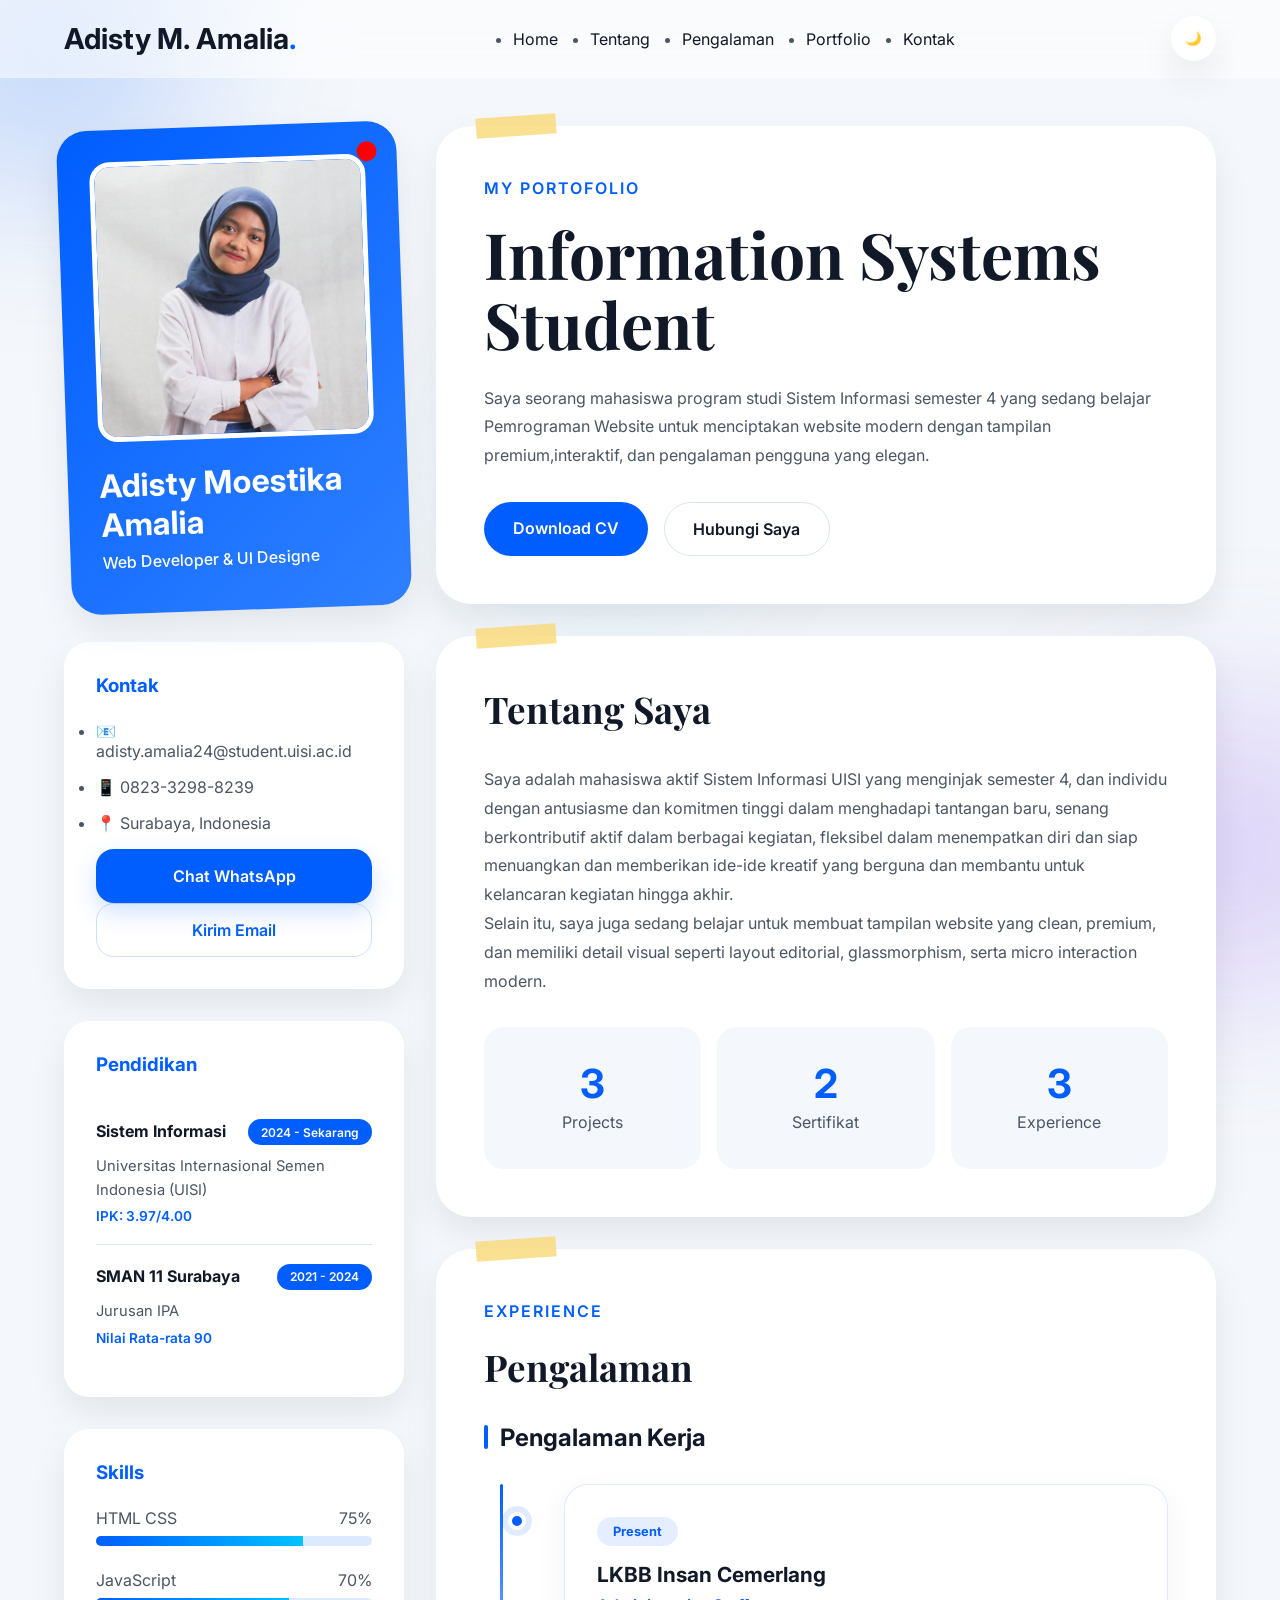
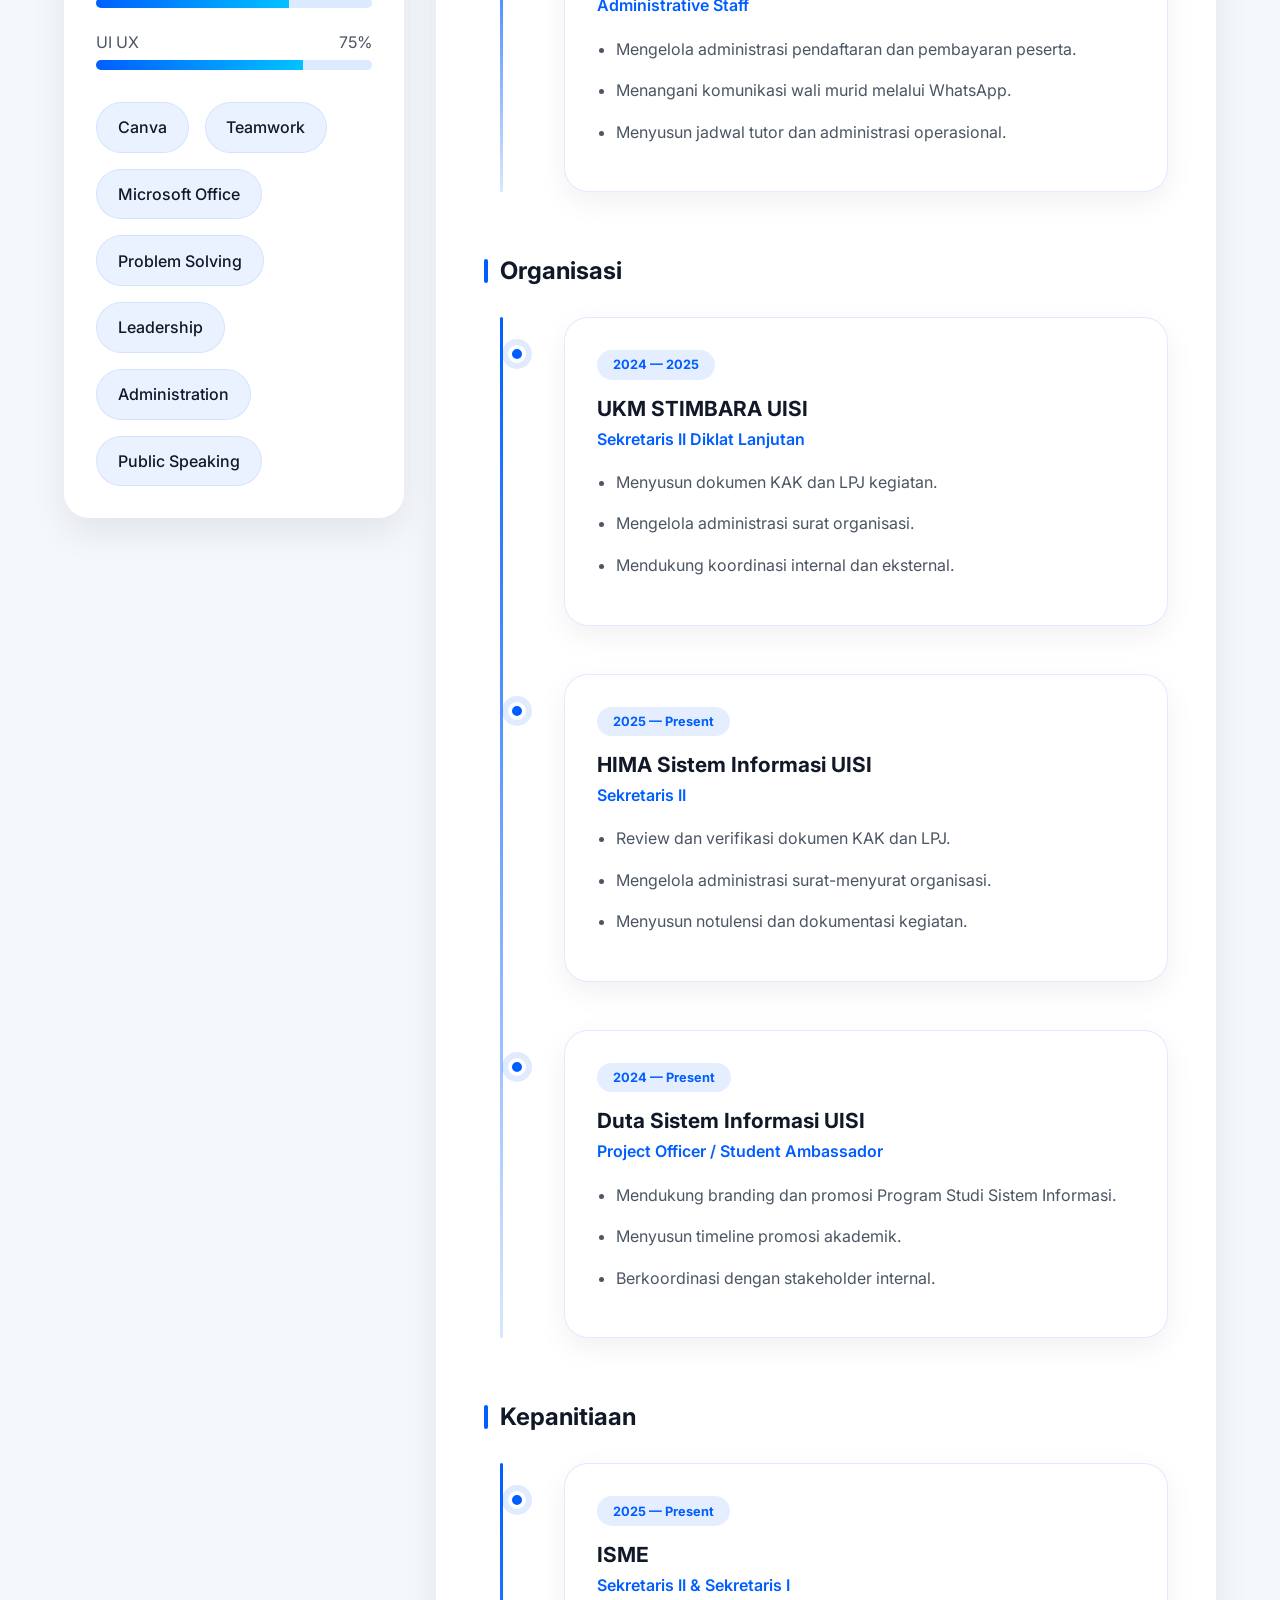
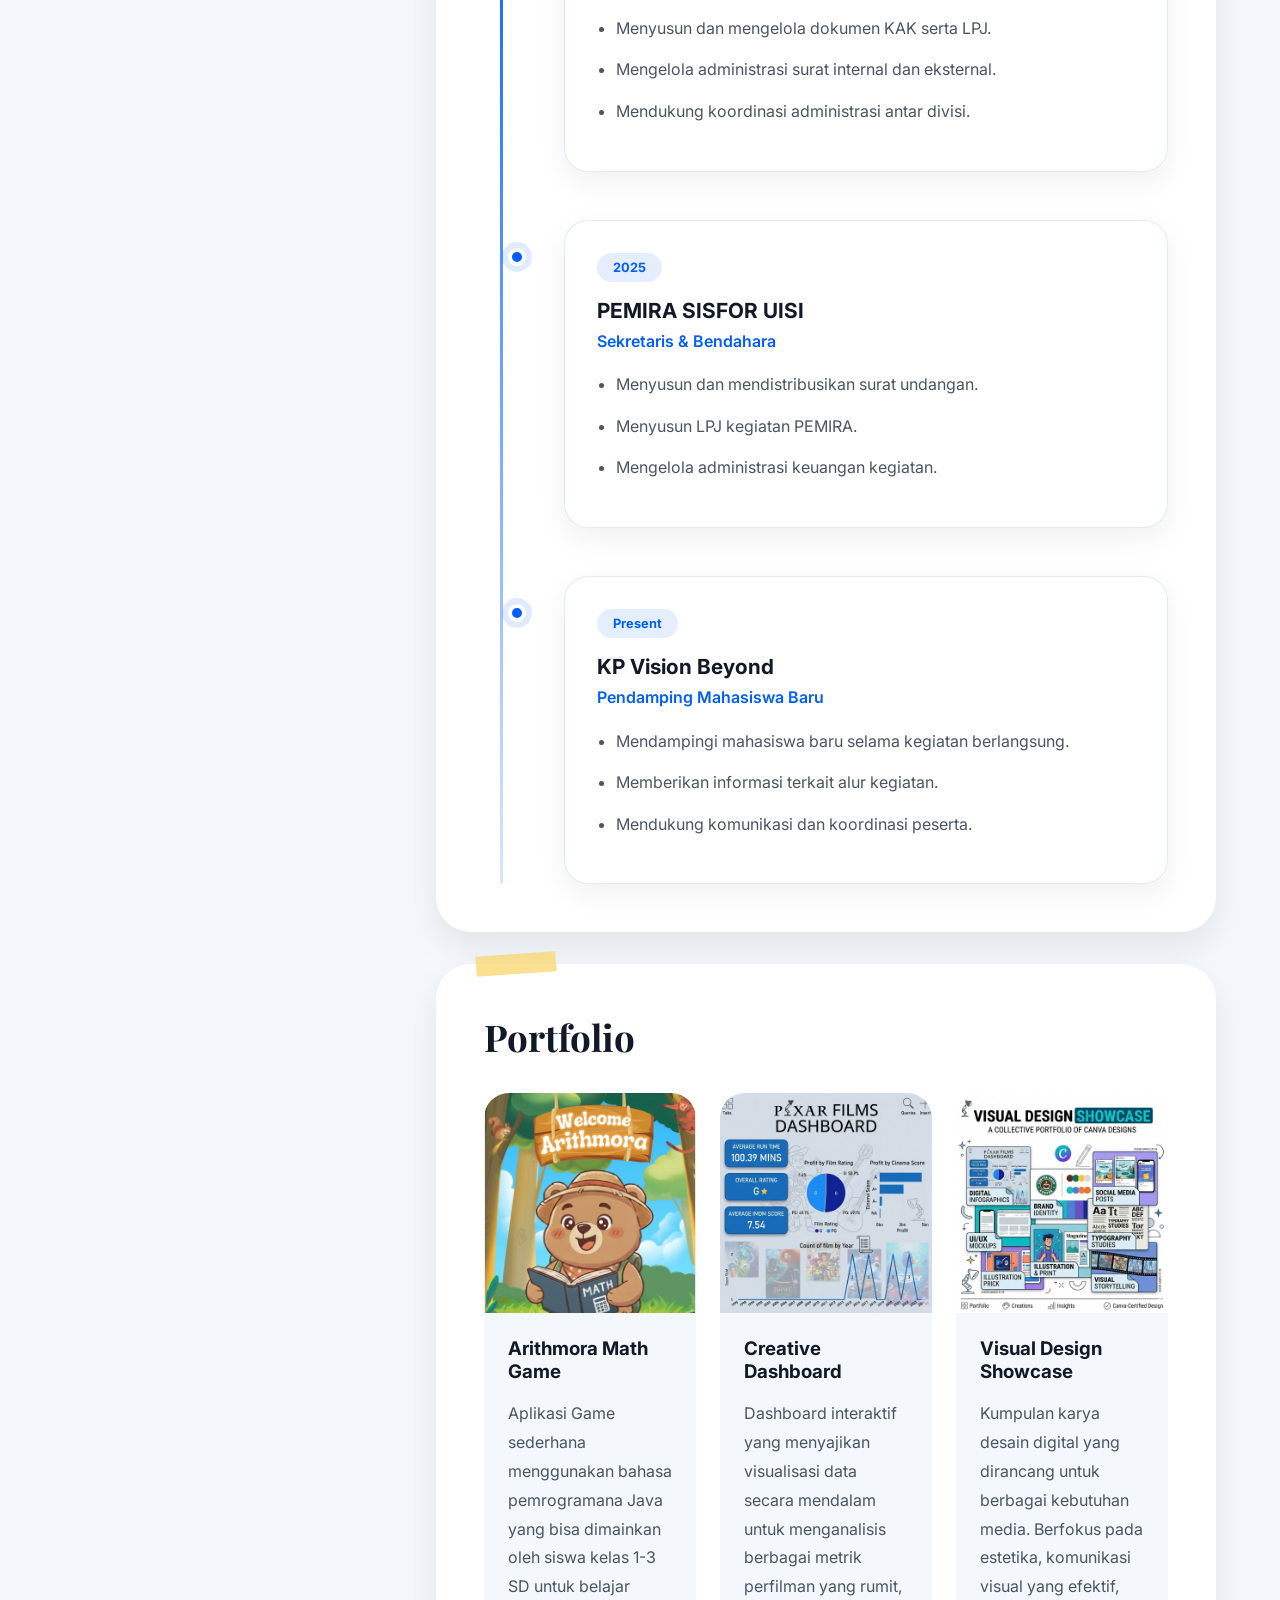
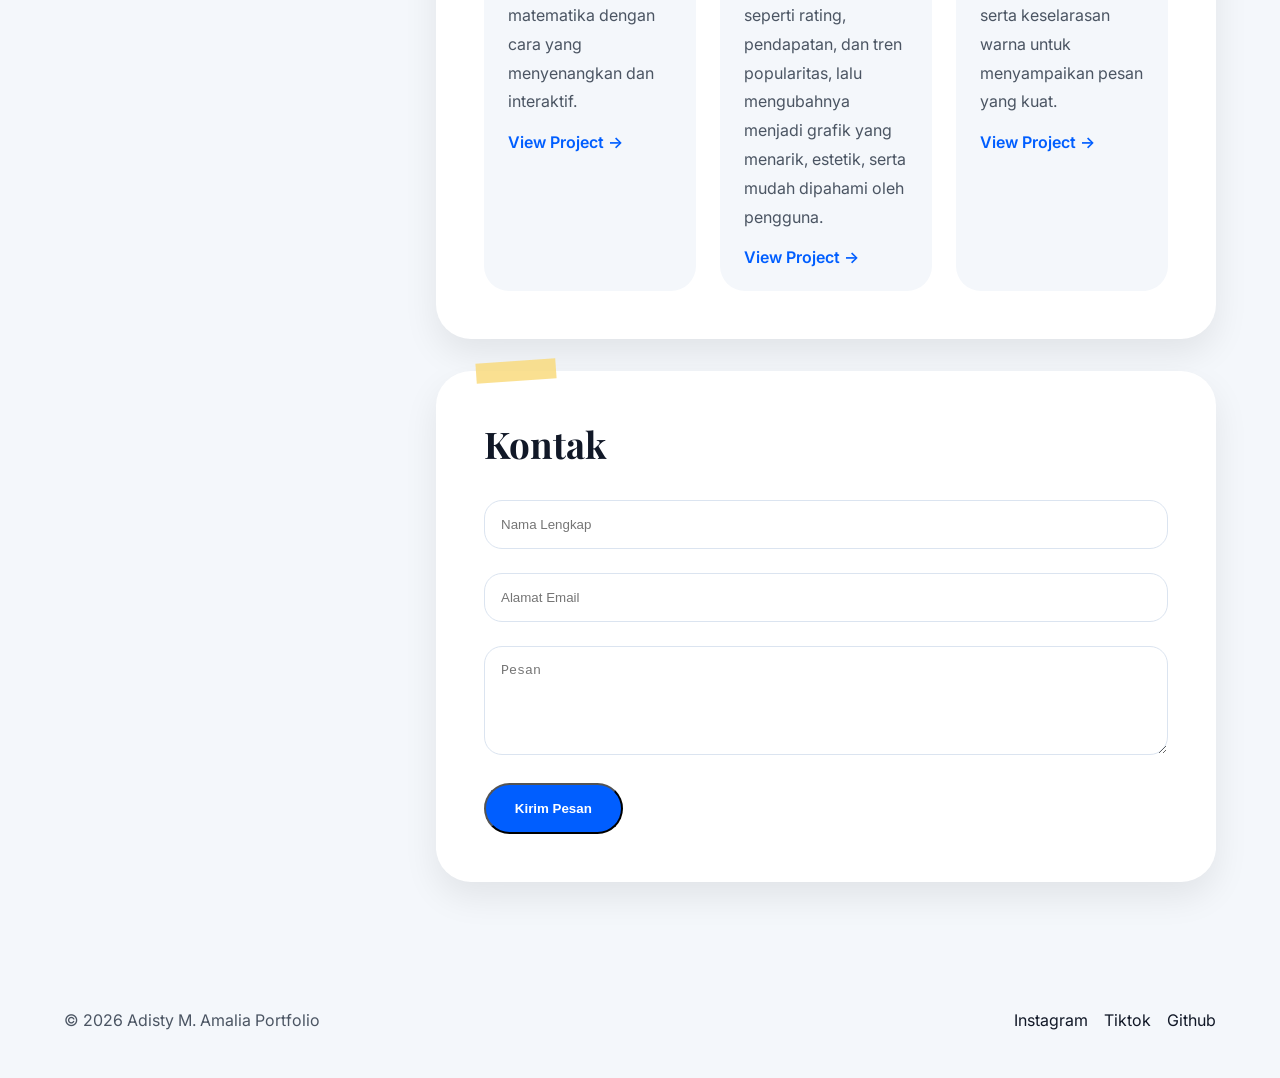
<file: index.html>
<!DOCTYPE html>
<html lang="id" data-theme="light">

<head>
  <meta charset="UTF-8">
  <meta name="viewport" content="width=device-width, initial-scale=1.0">

  <title>MY PORTOFOLIO</title>

  <!-- Google Fonts -->
  <link rel="preconnect" href="https://fonts.googleapis.com">
  <link rel="preconnect" href="https://fonts.gstatic.com" crossorigin>

  <link href="https://fonts.googleapis.com/css2?family=Inter:wght@300;400;500;600;700&family=Playfair+Display:wght@700&display=swap" rel="stylesheet">

  <link rel="stylesheet" href="style.css">
</head>

<body>

  <!-- ================= DECORATIONS ================= -->

  <div class="shape shape-1"></div>
  <div class="shape shape-2"></div>
  <div class="shape shape-3"></div>

  <!-- ================= HEADER ================= -->

  <header class="header" id="header">

    <nav class="navbar container">

      <a href="#" class="logo">
        Adisty M. Amalia<span>.</span>
      </a>

      <ul class="nav-menu" id="navMenu">
        <li><a href="#home">Home</a></li>
        <li><a href="#about">Tentang</a></li>
        <li><a href="#experience">Pengalaman</a></li>
        <li><a href="#portfolio">Portfolio</a></li>
        <li><a href="#contact">Kontak</a></li>
      </ul>

      <div class="nav-right">

        <!-- Dark Mode -->
        <button class="theme-toggle" id="themeToggle">
          🌙
        </button>

        <!-- Hamburger -->
        <button class="hamburger" id="hamburger">
          <span></span>
          <span></span>
          <span></span>
        </button>

      </div>

    </nav>

  </header>

  <!-- ================= MAIN ================= -->

  <main class="main-layout container">

    <!-- ================= SIDEBAR ================= -->

    <aside class="sidebar reveal">

      <!-- ID CARD -->
      <section class="id-card">

        <div class="pin"></div>

        <img src="Assets/Images/foto profil Adisty.jpeg"
          alt="Profile">

        <h2>Adisty Moestika Amalia</h2>

        <!-- Typing Animation -->
        <p class="typing-text" id="typingText"></p>

      </section>

      <!-- CONTACT -->
      <section class="sidebar-box">

        <h3>Kontak</h3>

        <ul>
          <li>📧 adisty.amalia24@student.uisi.ac.id</li>
          <li>📱 0823-3298-8239</li>
          <li>📍 Surabaya, Indonesia</li>
        </ul>
        <!-- WhatsApp Button -->
        <a
            href="https://wa.me/6282332988239"
            target="_blank"
            class="wa-button"
        >
        Chat WhatsApp
        </a>

        <!-- Email Button -->
        <a
            href="mailto:adisty.amalia24@student.uisi.ac.id"
            class="email-button"
        >
        Kirim Email
        </a>
      </section>

      <!-- EDUCATION -->
      <section class="sidebar-box">

       <h3 class="sidebar-tittle">
        Pendidikan
        </h3>

        <article class="education-item">
            <div class="education-top">

                <h4>Sistem Informasi</h4>
                <span class="education-year"> 2024 - Sekarang</span>
            </div>

            <p class="education-campus">
                Universitas Internasional Semen Indonesia (UISI)
            </p>

            <p class="education-score">
                IPK: 3.97/4.00
            </p>

        </article>

        <article class="education-item">
            <div class="education-top">

                <h4>SMAN 11 Surabaya </h4>
                <span class="education-year"> 2021 - 2024</span>
            </div>

            <p class="education-campus">
                Jurusan IPA
            </p>

            <p class="education-score">
                Nilai Rata-rata 90
            </p>
        </article>
      </section>

      <!-- SKILLS -->
      <section class="sidebar-box">

        <h3>Skills</h3>

        <div class="skills">

          <div class="skill">
            <div class="skill-title">
              <span>HTML CSS</span>
              <span>75%</span>
            </div>

            <div class="progress-bar">
              <div class="progress-fill" data-width="75%"></div>
            </div>
          </div>

          <div class="skill">
            <div class="skill-title">
              <span>JavaScript</span>
              <span>70%</span>
            </div>

            <div class="progress-bar">
              <div class="progress-fill" data-width="70%"></div>
            </div>
          </div>

          <div class="skill">
            <div class="skill-title">
              <span>UI UX</span>
              <span>75%</span>
            </div>

            <div class="progress-bar">
              <div class="progress-fill" data-width="75%"></div>
            </div>
          </div>

        </div>

    <!-- Skill Tags -->
    <div class="skills-tags">
        <span>Canva</span>
        <span>Teamwork</span>
        <span>Microsoft Office</span>
        <span>Problem Solving</span>
        <span>Leadership</span>
        <span>Administration</span>
        <span>Public Speaking</span>

    </div>

      </section>

    </aside>

    <!-- ================= CONTENT ================= -->

    <section class="content">

      <!-- HERO -->
      <section class="hero paper reveal" id="home">

        <p class="small-title">
          MY PORTOFOLIO
        </p>

        <h1>
          Information Systems Student <br>
        </h1>

        <p class="hero-desc">
          Saya seorang mahasiswa program studi Sistem Informasi semester 4 
          yang sedang belajar Pemrograman Website untuk menciptakan website 
          modern dengan tampilan premium,interaktif, dan pengalaman pengguna yang elegan.
        </p>

        <div class="hero-buttons">

          <a href="Assets/file-pdf/CV ADISTY MOESTIKA AMALIA (3).pdf" class="btn primary-btn" download>
            Download CV
          </a>

          <a href="#contact" class="btn secondary-btn">
            Hubungi Saya
          </a>

        </div>

      </section>

      <!-- ABOUT -->
      <section class="paper reveal" id="about">

        <div class="section-header">
          <h2>Tentang Saya</h2>
        </div>

        <p>
          Saya adalah mahasiswa aktif Sistem Informasi UISI yang menginjak semester 4, dan individu dengan 
          antusiasme dan komitmen tinggi dalam menghadapi tantangan baru, 
          senang berkontributif aktif dalam berbagai kegiatan, fleksibel dalam menempatkan diri 
          dan siap menuangkan dan memberikan ide-ide kreatif yang berguna dan membantu untuk 
          kelancaran kegiatan hingga akhir. 
        </p>

        <p>
          Selain itu, saya juga sedang belajar untuk membuat tampilan website yang clean,
          premium, dan memiliki detail visual seperti layout editorial,
          glassmorphism, serta micro interaction modern.
        </p>

        <!-- Counter Animation -->
        <div class="stats-grid">

          <div class="stat-card">
            <h3 class="counter" data-target="7">0</h3>
            <p>Projects</p>
          </div>

          <div class="stat-card">
            <h3 class="counter" data-target="5">0</h3>
            <p>Sertifikat</p>
          </div>

          <div class="stat-card">
            <h3 class="counter" data-target="7">0</h3>
            <p>Experience</p>
          </div>

        </div>

      </section>

      <!-- EXPERIENCE -->
<section class="paper reveal" id="experience">

  <div class="section-header">
    <p class="small-title">EXPERIENCE</p>
    <h2>Pengalaman</h2>
  </div>

  <!-- ================= KERJA ================= -->

  <div class="experience-category">

    <h3 class="category-title">
      Pengalaman Kerja
    </h3>

    <div class="timeline">

      <article class="timeline-item">

        <div class="timeline-dot"></div>

        <div class="timeline-content">

          <span class="timeline-year">
            Present
          </span>

          <h3>
            LKBB Insan Cemerlang
          </h3>

          <h4>
            Administrative Staff
          </h4>

          <ul>
            <li>
              Mengelola administrasi pendaftaran dan pembayaran peserta.
            </li>

            <li>
              Menangani komunikasi wali murid melalui WhatsApp.
            </li>

            <li>
              Menyusun jadwal tutor dan administrasi operasional.
            </li>
          </ul>

        </div>

      </article>

    </div>

  </div>

  <!-- ================= ORGANISASI ================= -->

  <div class="experience-category">

    <h3 class="category-title">
      Organisasi
    </h3>

    <div class="timeline">

      <!-- STIMBARA -->
      <article class="timeline-item">

        <div class="timeline-dot"></div>

        <div class="timeline-content">

          <span class="timeline-year">
            2024 — 2025
          </span>

          <h3>
            UKM STIMBARA UISI
          </h3>

          <h4>
            Sekretaris II Diklat Lanjutan
          </h4>

          <ul>
            <li>
              Menyusun dokumen KAK dan LPJ kegiatan.
            </li>

            <li>
              Mengelola administrasi surat organisasi.
            </li>

            <li>
              Mendukung koordinasi internal dan eksternal.
            </li>
          </ul>

        </div>

      </article>

      <!-- HIMA -->
      <article class="timeline-item">

        <div class="timeline-dot"></div>

        <div class="timeline-content">

          <span class="timeline-year">
            2025 — Present
          </span>

          <h3>
            HIMA Sistem Informasi UISI
          </h3>

          <h4>
            Sekretaris II
          </h4>

          <ul>
            <li>
              Review dan verifikasi dokumen KAK dan LPJ.
            </li>

            <li>
              Mengelola administrasi surat-menyurat organisasi.
            </li>

            <li>
              Menyusun notulensi dan dokumentasi kegiatan.
            </li>
          </ul>

        </div>

      </article>

      <!-- DUTA -->
      <article class="timeline-item">

        <div class="timeline-dot"></div>

        <div class="timeline-content">

          <span class="timeline-year">
            2024 — Present
          </span>

          <h3>
            Duta Sistem Informasi UISI
          </h3>

          <h4>
            Project Officer / Student Ambassador
          </h4>

          <ul>
            <li>
              Mendukung branding dan promosi Program Studi Sistem Informasi.
            </li>

            <li>
              Menyusun timeline promosi akademik.
            </li>

            <li>
              Berkoordinasi dengan stakeholder internal.
            </li>
          </ul>

        </div>

      </article>

    </div>

  </div>

  <!-- ================= KEPANITIAAN ================= -->

  <div class="experience-category">

    <h3 class="category-title">
      Kepanitiaan
    </h3>

    <div class="timeline">

      <!-- ISME -->
      <article class="timeline-item">

        <div class="timeline-dot"></div>

        <div class="timeline-content">

          <span class="timeline-year">
            2025 — Present
          </span>

          <h3>
            ISME
          </h3>

          <h4>
            Sekretaris II & Sekretaris I
          </h4>

          <ul>
            <li>
              Menyusun dan mengelola dokumen KAK serta LPJ.
            </li>

            <li>
              Mengelola administrasi surat internal dan eksternal.
            </li>

            <li>
              Mendukung koordinasi administrasi antar divisi.
            </li>
          </ul>

        </div>

      </article>

      <!-- PEMIRA -->
      <article class="timeline-item">

        <div class="timeline-dot"></div>

        <div class="timeline-content">

          <span class="timeline-year">
            2025
          </span>

          <h3>
            PEMIRA SISFOR UISI
          </h3>

          <h4>
            Sekretaris & Bendahara
          </h4>

          <ul>
            <li>
              Menyusun dan mendistribusikan surat undangan.
            </li>

            <li>
              Menyusun LPJ kegiatan PEMIRA.
            </li>

            <li>
              Mengelola administrasi keuangan kegiatan.
            </li>
          </ul>

        </div>

      </article>

      <!-- VISION -->
      <article class="timeline-item">

        <div class="timeline-dot"></div>

        <div class="timeline-content">

          <span class="timeline-year">
            Present
          </span>

          <h3>
            KP Vision Beyond
          </h3>

          <h4>
            Pendamping Mahasiswa Baru
          </h4>

          <ul>
            <li>
              Mendampingi mahasiswa baru selama kegiatan berlangsung.
            </li>

            <li>
              Memberikan informasi terkait alur kegiatan.
            </li>

            <li>
              Mendukung komunikasi dan koordinasi peserta.
            </li>
          </ul>

        </div>

      </article>

    </div>

  </div>

</section>

      <!-- PORTFOLIO -->
      <section class="paper reveal" id="portfolio">

        <div class="section-header">
          <h2>Portfolio</h2>
        </div>

        <div class="portfolio-grid">

          <!-- Hover Card Effect -->
          <article class="project-card">

            <img src="Assets/Images/Arithmora Math Game.png"
              alt="Project">

            <div class="project-content">

              <h3>Arithmora Math Game</h3>

              <p>
                Aplikasi Game sederhana menggunakan bahasa pemrogramana Java 
                yang bisa dimainkan oleh siswa kelas 1-3 SD untuk belajar 
                matematika dengan cara yang menyenangkan dan interaktif.
              </p>

              <a href="https://www.greenfoot.org/users/73018">
                View Project →
              </a>

            </div>

          </article>

          <article class="project-card">

            <img src="Assets/Images/Creative Dashboard.png"
              alt="Project">

            <div class="project-content">

              <h3>Creative Dashboard</h3>

              <p>
                Dashboard interaktif yang menyajikan visualisasi data secara mendalam 
                untuk menganalisis berbagai metrik perfilman yang rumit, seperti rating, pendapatan, 
                dan tren popularitas, lalu mengubahnya menjadi grafik yang menarik, estetik, 
                serta mudah dipahami oleh pengguna.
              </p>

              <a href="https://drive.google.com/drive/folders/1oxD3e7dL9BZPitRhHOv2HoZCeZRJnOlF?usp=sharing">
                View Project →
              </a>

            </div>

          </article>

          <article class="project-card">

            <img src="Assets/Images/Visual Design Showcase.png"
              alt="Project">

            <div class="project-content">

              <h3>Visual Design Showcase</h3>

              <p>
                Kumpulan karya desain digital yang dirancang untuk berbagai kebutuhan media. 
                Berfokus pada estetika, komunikasi visual yang efektif, serta keselarasan warna 
                untuk menyampaikan pesan yang kuat.
              </p>

              <a href="https://drive.google.com/drive/folders/1zEWXjObMfYg-dP5epL32oMb5esps7P0F?usp=sharing">
                View Project →
              </a>

            </div>

          </article>

        </div>

      </section>

      <!-- CONTACT -->
      <section class="paper reveal" id="contact">

        <div class="section-header">
          <h2>Kontak</h2>
        </div>

        <form id="contactForm">

          <div class="form-group">
            <input type="text" id="name" placeholder="Nama Lengkap">
            <small class="error"></small>
          </div>

          <div class="form-group">
            <input type="email" id="email" placeholder="Alamat Email">
            <small class="error"></small>
          </div>

          <div class="form-group">
            <textarea id="message" rows="5" placeholder="Pesan"></textarea>
            <small class="error"></small>
          </div>

          <button type="submit" class="btn primary-btn">
            Kirim Pesan
          </button>

        </form>

      </section>

    </section>

  </main>

  <!-- ================= FOOTER ================= -->

  <footer class="footer">

    <div class="container footer-content">

      <p>
        © 2026 Adisty M. Amalia Portfolio
      </p>

      <div class="footer-links">
        <a href="https://www.instagram.com/distyyamaliaa_/">Instagram</a>
        <a href="https://www.tiktok.com/@bithegyu">Tiktok</a>
        <a href="https://github.com/AmaliaMoestika">Github</a>
      </div>

    </div>

  </footer>

  <script src="script.js"></script>

</body>

</html>
</file>
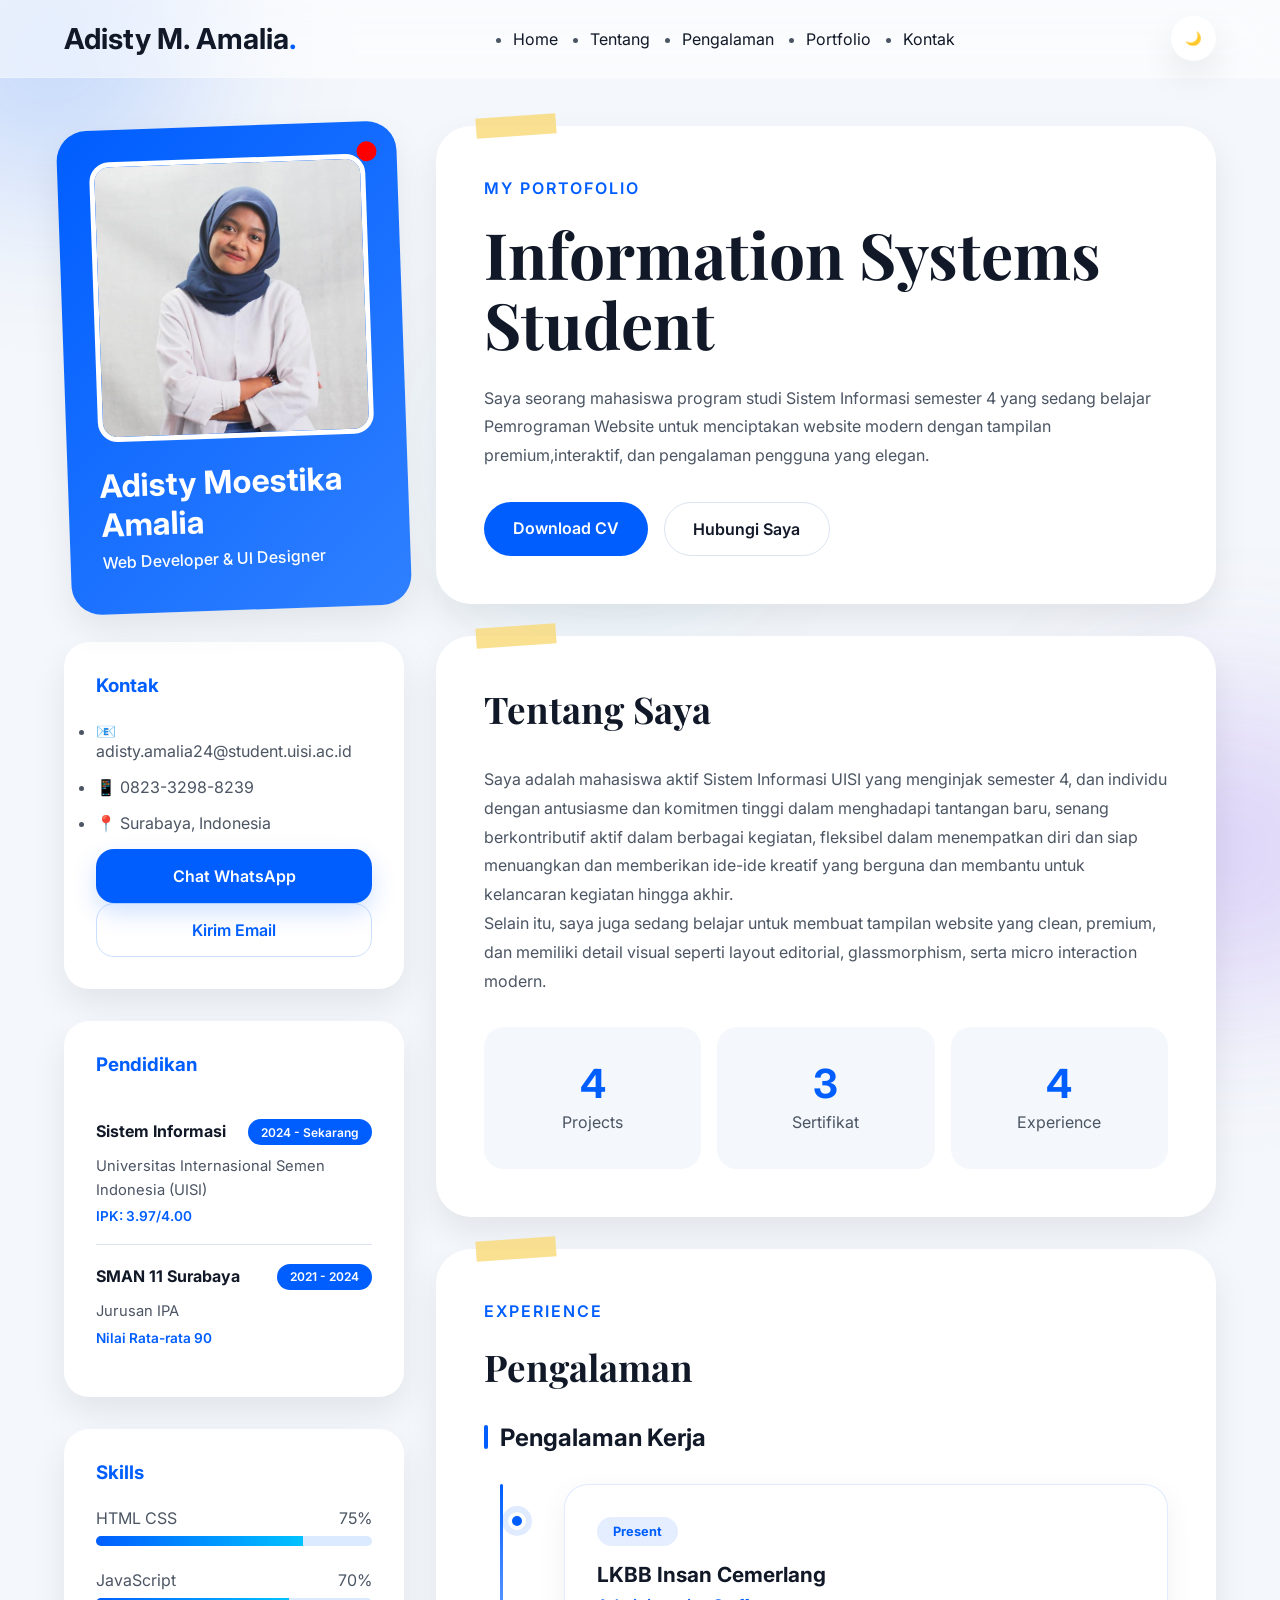
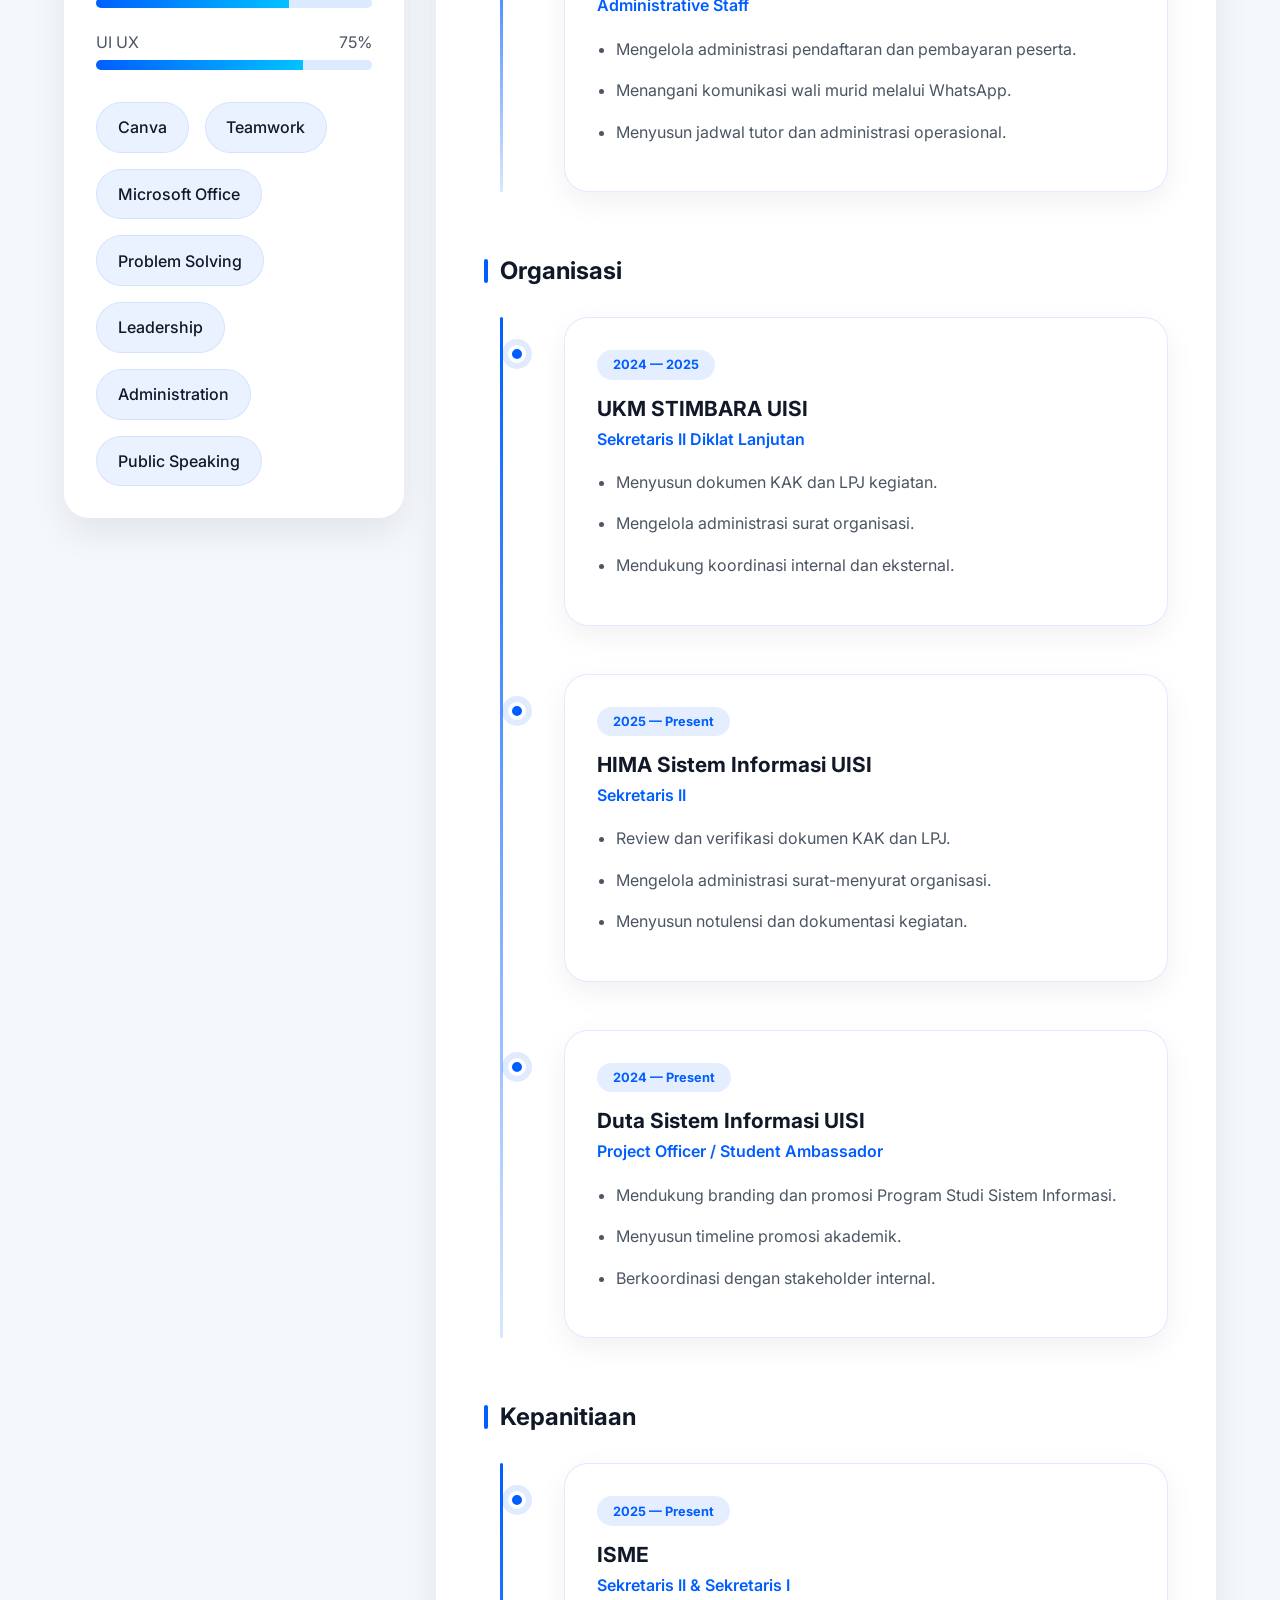
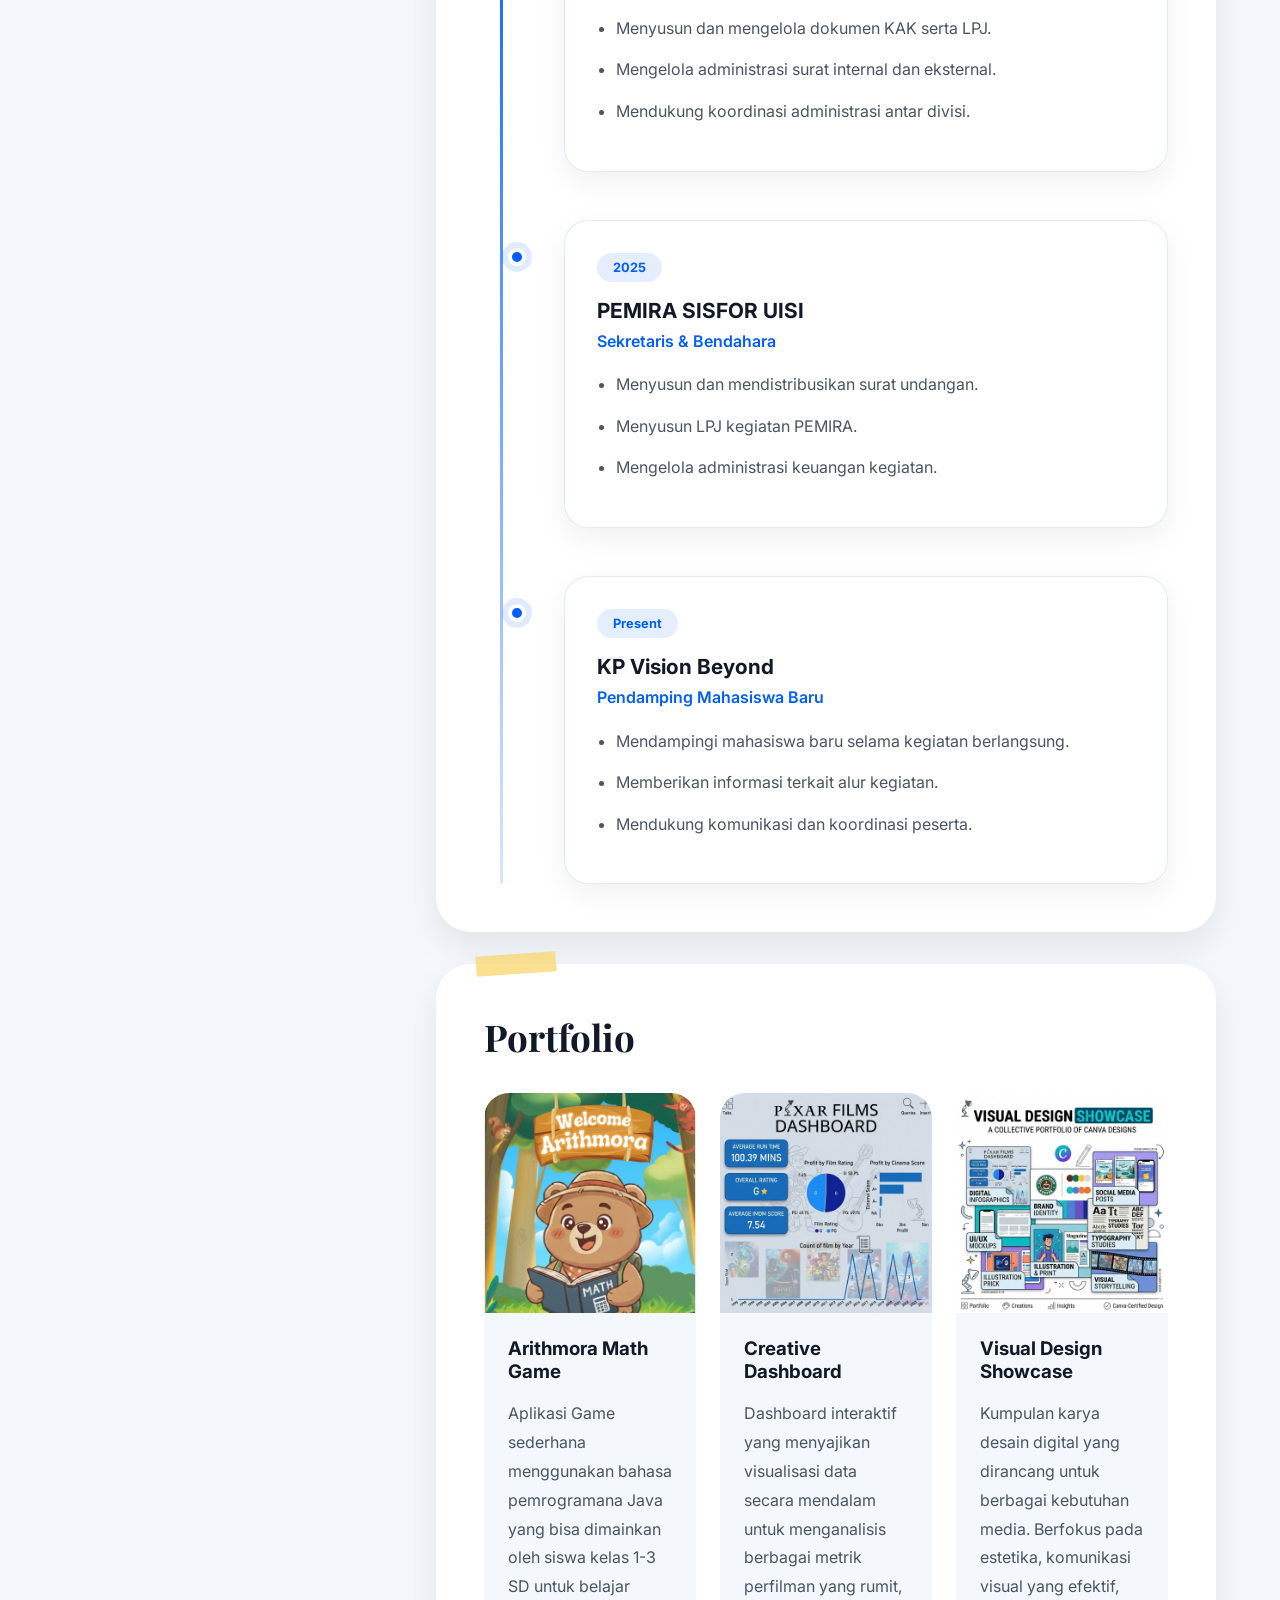
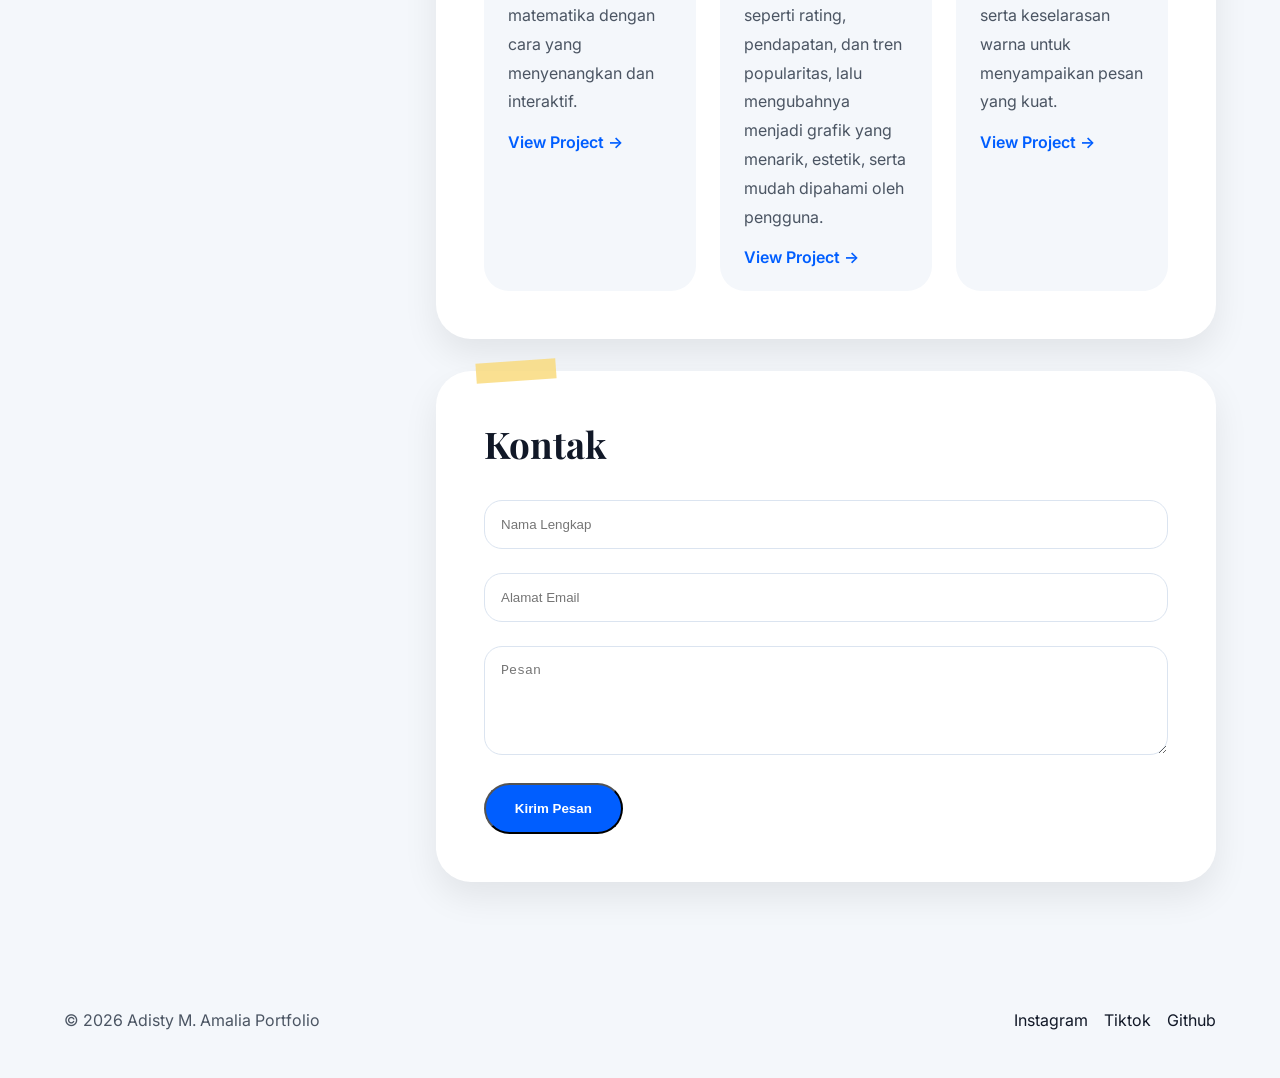
<file: cv.html>
<!DOCTYPE html>
<html lang="id" data-theme="light">

<head>
  <meta charset="UTF-8">
  <meta name="viewport" content="width=device-width, initial-scale=1.0">

  <title>MY PORTOFOLIO</title>

  <!-- Google Fonts -->
  <link rel="preconnect" href="https://fonts.googleapis.com">
  <link rel="preconnect" href="https://fonts.gstatic.com" crossorigin>

  <link href="https://fonts.googleapis.com/css2?family=Inter:wght@300;400;500;600;700&family=Playfair+Display:wght@700&display=swap" rel="stylesheet">

  <link rel="stylesheet" href="style.css">
</head>

<body>

  <!-- ================= DECORATIONS ================= -->

  <div class="shape shape-1"></div>
  <div class="shape shape-2"></div>
  <div class="shape shape-3"></div>

  <!-- ================= HEADER ================= -->

  <header class="header" id="header">

    <nav class="navbar container">

      <a href="#" class="logo">
        Adisty M. Amalia<span>.</span>
      </a>

      <ul class="nav-menu" id="navMenu">
        <li><a href="#home">Home</a></li>
        <li><a href="#about">Tentang</a></li>
        <li><a href="#experience">Pengalaman</a></li>
        <li><a href="#portfolio">Portfolio</a></li>
        <li><a href="#contact">Kontak</a></li>
      </ul>

      <div class="nav-right">

        <!-- Dark Mode -->
        <button class="theme-toggle" id="themeToggle">
          🌙
        </button>

        <!-- Hamburger -->
        <button class="hamburger" id="hamburger">
          <span></span>
          <span></span>
          <span></span>
        </button>

      </div>

    </nav>

  </header>

  <!-- ================= MAIN ================= -->

  <main class="main-layout container">

    <!-- ================= SIDEBAR ================= -->

    <aside class="sidebar reveal">

      <!-- ID CARD -->
      <section class="id-card">

        <div class="pin"></div>

        <img src="Assets/Images/foto profil Adisty.jpeg"
          alt="Profile">

        <h2>Adisty Moestika Amalia</h2>

        <!-- Typing Animation -->
        <p class="typing-text" id="typingText"></p>

      </section>

      <!-- CONTACT -->
      <section class="sidebar-box">

        <h3>Kontak</h3>

        <ul>
          <li>📧 adisty.amalia24@student.uisi.ac.id</li>
          <li>📱 0823-3298-8239</li>
          <li>📍 Surabaya, Indonesia</li>
        </ul>
        <!-- WhatsApp Button -->
        <a
            href="https://wa.me/6282332988239"
            target="_blank"
            class="wa-button"
        >
        Chat WhatsApp
        </a>

        <!-- Email Button -->
        <a
            href="mailto:adisty.amalia24@student.uisi.ac.id"
            class="email-button"
        >
        Kirim Email
        </a>
      </section>

      <!-- EDUCATION -->
      <section class="sidebar-box">

       <h3 class="sidebar-tittle">
        Pendidikan
        </h3>

        <article class="education-item">
            <div class="education-top">

                <h4>Sistem Informasi</h4>
                <span class="education-year"> 2024 - Sekarang</span>
            </div>

            <p class="education-campus">
                Universitas Internasional Semen Indonesia (UISI)
            </p>

            <p class="education-score">
                IPK: 3.97/4.00
            </p>

        </article>

        <article class="education-item">
            <div class="education-top">

                <h4>SMAN 11 Surabaya </h4>
                <span class="education-year"> 2021 - 2024</span>
            </div>

            <p class="education-campus">
                Jurusan IPA
            </p>

            <p class="education-score">
                Nilai Rata-rata 90
            </p>
        </article>
      </section>

      <!-- SKILLS -->
      <section class="sidebar-box">

        <h3>Skills</h3>

        <div class="skills">

          <div class="skill">
            <div class="skill-title">
              <span>HTML CSS</span>
              <span>75%</span>
            </div>

            <div class="progress-bar">
              <div class="progress-fill" data-width="75%"></div>
            </div>
          </div>

          <div class="skill">
            <div class="skill-title">
              <span>JavaScript</span>
              <span>70%</span>
            </div>

            <div class="progress-bar">
              <div class="progress-fill" data-width="70%"></div>
            </div>
          </div>

          <div class="skill">
            <div class="skill-title">
              <span>UI UX</span>
              <span>75%</span>
            </div>

            <div class="progress-bar">
              <div class="progress-fill" data-width="75%"></div>
            </div>
          </div>

        </div>

    <!-- Skill Tags -->
    <div class="skills-tags">
        <span>Canva</span>
        <span>Teamwork</span>
        <span>Microsoft Office</span>
        <span>Problem Solving</span>
        <span>Leadership</span>
        <span>Administration</span>
        <span>Public Speaking</span>

    </div>

      </section>

    </aside>

    <!-- ================= CONTENT ================= -->

    <section class="content">

      <!-- HERO -->
      <section class="hero paper reveal" id="home">

        <p class="small-title">
          MY PORTOFOLIO
        </p>

        <h1>
          Information Systems Student <br>
        </h1>

        <p class="hero-desc">
          Saya seorang mahasiswa program studi Sistem Informasi semester 4 
          yang sedang belajar Pemrograman Website untuk menciptakan website 
          modern dengan tampilan premium,interaktif, dan pengalaman pengguna yang elegan.
        </p>

        <div class="hero-buttons">

          <a href="Assets/file-pdf/CV ADISTY MOESTIKA AMALIA (3).pdf" class="btn primary-btn" download>
            Download CV
          </a>

          <a href="#contact" class="btn secondary-btn">
            Hubungi Saya
          </a>

        </div>

      </section>

      <!-- ABOUT -->
      <section class="paper reveal" id="about">

        <div class="section-header">
          <h2>Tentang Saya</h2>
        </div>

        <p>
          Saya adalah mahasiswa aktif Sistem Informasi UISI yang menginjak semester 4, dan individu dengan 
          antusiasme dan komitmen tinggi dalam menghadapi tantangan baru, 
          senang berkontributif aktif dalam berbagai kegiatan, fleksibel dalam menempatkan diri 
          dan siap menuangkan dan memberikan ide-ide kreatif yang berguna dan membantu untuk 
          kelancaran kegiatan hingga akhir. 
        </p>

        <p>
          Selain itu, saya juga sedang belajar untuk membuat tampilan website yang clean,
          premium, dan memiliki detail visual seperti layout editorial,
          glassmorphism, serta micro interaction modern.
        </p>

        <!-- Counter Animation -->
        <div class="stats-grid">

          <div class="stat-card">
            <h3 class="counter" data-target="7">0</h3>
            <p>Projects</p>
          </div>

          <div class="stat-card">
            <h3 class="counter" data-target="5">0</h3>
            <p>Sertifikat</p>
          </div>

          <div class="stat-card">
            <h3 class="counter" data-target="7">0</h3>
            <p>Experience</p>
          </div>

        </div>

      </section>

      <!-- EXPERIENCE -->
<section class="paper reveal" id="experience">

  <div class="section-header">
    <p class="small-title">EXPERIENCE</p>
    <h2>Pengalaman</h2>
  </div>

  <!-- ================= KERJA ================= -->

  <div class="experience-category">

    <h3 class="category-title">
      Pengalaman Kerja
    </h3>

    <div class="timeline">

      <article class="timeline-item">

        <div class="timeline-dot"></div>

        <div class="timeline-content">

          <span class="timeline-year">
            Present
          </span>

          <h3>
            LKBB Insan Cemerlang
          </h3>

          <h4>
            Administrative Staff
          </h4>

          <ul>
            <li>
              Mengelola administrasi pendaftaran dan pembayaran peserta.
            </li>

            <li>
              Menangani komunikasi wali murid melalui WhatsApp.
            </li>

            <li>
              Menyusun jadwal tutor dan administrasi operasional.
            </li>
          </ul>

        </div>

      </article>

    </div>

  </div>

  <!-- ================= ORGANISASI ================= -->

  <div class="experience-category">

    <h3 class="category-title">
      Organisasi
    </h3>

    <div class="timeline">

      <!-- STIMBARA -->
      <article class="timeline-item">

        <div class="timeline-dot"></div>

        <div class="timeline-content">

          <span class="timeline-year">
            2024 — 2025
          </span>

          <h3>
            UKM STIMBARA UISI
          </h3>

          <h4>
            Sekretaris II Diklat Lanjutan
          </h4>

          <ul>
            <li>
              Menyusun dokumen KAK dan LPJ kegiatan.
            </li>

            <li>
              Mengelola administrasi surat organisasi.
            </li>

            <li>
              Mendukung koordinasi internal dan eksternal.
            </li>
          </ul>

        </div>

      </article>

      <!-- HIMA -->
      <article class="timeline-item">

        <div class="timeline-dot"></div>

        <div class="timeline-content">

          <span class="timeline-year">
            2025 — Present
          </span>

          <h3>
            HIMA Sistem Informasi UISI
          </h3>

          <h4>
            Sekretaris II
          </h4>

          <ul>
            <li>
              Review dan verifikasi dokumen KAK dan LPJ.
            </li>

            <li>
              Mengelola administrasi surat-menyurat organisasi.
            </li>

            <li>
              Menyusun notulensi dan dokumentasi kegiatan.
            </li>
          </ul>

        </div>

      </article>

      <!-- DUTA -->
      <article class="timeline-item">

        <div class="timeline-dot"></div>

        <div class="timeline-content">

          <span class="timeline-year">
            2024 — Present
          </span>

          <h3>
            Duta Sistem Informasi UISI
          </h3>

          <h4>
            Project Officer / Student Ambassador
          </h4>

          <ul>
            <li>
              Mendukung branding dan promosi Program Studi Sistem Informasi.
            </li>

            <li>
              Menyusun timeline promosi akademik.
            </li>

            <li>
              Berkoordinasi dengan stakeholder internal.
            </li>
          </ul>

        </div>

      </article>

    </div>

  </div>

  <!-- ================= KEPANITIAAN ================= -->

  <div class="experience-category">

    <h3 class="category-title">
      Kepanitiaan
    </h3>

    <div class="timeline">

      <!-- ISME -->
      <article class="timeline-item">

        <div class="timeline-dot"></div>

        <div class="timeline-content">

          <span class="timeline-year">
            2025 — Present
          </span>

          <h3>
            ISME
          </h3>

          <h4>
            Sekretaris II & Sekretaris I
          </h4>

          <ul>
            <li>
              Menyusun dan mengelola dokumen KAK serta LPJ.
            </li>

            <li>
              Mengelola administrasi surat internal dan eksternal.
            </li>

            <li>
              Mendukung koordinasi administrasi antar divisi.
            </li>
          </ul>

        </div>

      </article>

      <!-- PEMIRA -->
      <article class="timeline-item">

        <div class="timeline-dot"></div>

        <div class="timeline-content">

          <span class="timeline-year">
            2025
          </span>

          <h3>
            PEMIRA SISFOR UISI
          </h3>

          <h4>
            Sekretaris & Bendahara
          </h4>

          <ul>
            <li>
              Menyusun dan mendistribusikan surat undangan.
            </li>

            <li>
              Menyusun LPJ kegiatan PEMIRA.
            </li>

            <li>
              Mengelola administrasi keuangan kegiatan.
            </li>
          </ul>

        </div>

      </article>

      <!-- VISION -->
      <article class="timeline-item">

        <div class="timeline-dot"></div>

        <div class="timeline-content">

          <span class="timeline-year">
            Present
          </span>

          <h3>
            KP Vision Beyond
          </h3>

          <h4>
            Pendamping Mahasiswa Baru
          </h4>

          <ul>
            <li>
              Mendampingi mahasiswa baru selama kegiatan berlangsung.
            </li>

            <li>
              Memberikan informasi terkait alur kegiatan.
            </li>

            <li>
              Mendukung komunikasi dan koordinasi peserta.
            </li>
          </ul>

        </div>

      </article>

    </div>

  </div>

</section>

      <!-- PORTFOLIO -->
      <section class="paper reveal" id="portfolio">

        <div class="section-header">
          <h2>Portfolio</h2>
        </div>

        <div class="portfolio-grid">

          <!-- Hover Card Effect -->
          <article class="project-card">

            <img src="Assets/Images/Arithmora Math Game.png"
              alt="Project">

            <div class="project-content">

              <h3>Arithmora Math Game</h3>

              <p>
                Aplikasi Game sederhana menggunakan bahasa pemrogramana Java 
                yang bisa dimainkan oleh siswa kelas 1-3 SD untuk belajar 
                matematika dengan cara yang menyenangkan dan interaktif.
              </p>

              <a href="https://www.greenfoot.org/users/73018">
                View Project →
              </a>

            </div>

          </article>

          <article class="project-card">

            <img src="Assets/Images/Creative Dashboard.png"
              alt="Project">

            <div class="project-content">

              <h3>Creative Dashboard</h3>

              <p>
                Dashboard interaktif yang menyajikan visualisasi data secara mendalam 
                untuk menganalisis berbagai metrik perfilman yang rumit, seperti rating, pendapatan, 
                dan tren popularitas, lalu mengubahnya menjadi grafik yang menarik, estetik, 
                serta mudah dipahami oleh pengguna.
              </p>

              <a href="https://drive.google.com/drive/folders/1oxD3e7dL9BZPitRhHOv2HoZCeZRJnOlF?usp=sharing">
                View Project →
              </a>

            </div>

          </article>

          <article class="project-card">

            <img src="Assets/Images/Visual Design Showcase.png"
              alt="Project">

            <div class="project-content">

              <h3>Visual Design Showcase</h3>

              <p>
                Kumpulan karya desain digital yang dirancang untuk berbagai kebutuhan media. 
                Berfokus pada estetika, komunikasi visual yang efektif, serta keselarasan warna 
                untuk menyampaikan pesan yang kuat.
              </p>

              <a href="https://drive.google.com/drive/folders/1zEWXjObMfYg-dP5epL32oMb5esps7P0F?usp=sharing">
                View Project →
              </a>

            </div>

          </article>

        </div>

      </section>

      <!-- CONTACT -->
      <section class="paper reveal" id="contact">

        <div class="section-header">
          <h2>Kontak</h2>
        </div>

        <form id="contactForm">

          <div class="form-group">
            <input type="text" id="name" placeholder="Nama Lengkap">
            <small class="error"></small>
          </div>

          <div class="form-group">
            <input type="email" id="email" placeholder="Alamat Email">
            <small class="error"></small>
          </div>

          <div class="form-group">
            <textarea id="message" rows="5" placeholder="Pesan"></textarea>
            <small class="error"></small>
          </div>

          <button type="submit" class="btn primary-btn">
            Kirim Pesan
          </button>

        </form>

      </section>

    </section>

  </main>

  <!-- ================= FOOTER ================= -->

  <footer class="footer">

    <div class="container footer-content">

      <p>
        © 2026 Adisty M. Amalia Portfolio
      </p>

      <div class="footer-links">
        <a href="https://www.instagram.com/distyyamaliaa_/">Instagram</a>
        <a href="https://www.tiktok.com/@bithegyu">Tiktok</a>
        <a href="https://github.com/AmaliaMoestika">Github</a>
      </div>

    </div>

  </footer>

  <script src="script.js"></script>

</body>

</html>
</file>
<file: style.css>
/* ================= ROOT ================= */

:root {

  --bg: #f4f7fb;
  --paper: #ffffff;
  --primary: #005eff;
  --dark: #111827;
  --text: #4b5563;
  --border: #dbe4f0;

  --shadow:
    0 15px 35px rgba(0,0,0,0.08);

  --transition:
    all 0.4s cubic-bezier(.25,.8,.25,1);

  --font-primary: 'Inter', sans-serif;
  --font-secondary: 'Playfair Display', serif;
}

[data-theme="dark"] {

  --bg: #0f172a;
  --paper: #1e293b;
  --dark: #ffffff;
  --text: #cbd5e1;
  --border: #334155;
}

/* ================= GLOBAL ================= */

*{
  margin:0;
  padding:0;
  box-sizing:border-box;
}

html{
  scroll-behavior:smooth;
}

body{

  background:var(--bg);
  color:var(--text);
  font-family:var(--font-primary);

  transition:var(--transition);

  overflow-x:hidden;
}

img{
  width:100%;
  display:block;
}

a{
  text-decoration:none;
}

.container{

  width:90%;
  max-width:1300px;
  margin:auto;
}

/* ================= DECORATION ================= */

.shape{

  position:fixed;
  z-index:-1;
  border-radius:50%;

  filter:blur(80px);
}

.shape-1{

  width:300px;
  height:300px;

  background:#005eff30;

  top:-100px;
  left:-100px;
}

.shape-2{

  width:300px;
  height:300px;

  background:#7c3aed30;

  bottom:-100px;
  right:-100px;
}

.shape-3{

  width:200px;
  height:200px;

  background:#00c2ff30;

  top:40%;
  left:40%;
}

/* ================= HEADER ================= */

.header{

  position:sticky;
  top:0;

  z-index:1000;

  backdrop-filter:blur(20px);

  background:rgba(255,255,255,0.5);

  border-bottom:1px solid rgba(255,255,255,0.2);
}

[data-theme="dark"] .header{
  background:rgba(15,23,42,0.6);
}

.navbar{

  display:flex;
  justify-content:space-between;
  align-items:center;

  padding:1rem 0;
}

.logo{

  font-size:1.8rem;
  font-weight:700;

  color:var(--dark);
}

.logo span{
  color:var(--primary);
}

.nav-menu{

  display:flex;
  gap:2rem;
}

.nav-menu a{

  color:var(--dark);
  transition:var(--transition);
}

.nav-menu a:hover{
  color:var(--primary);
}

.nav-right{

  display:flex;
  align-items:center;
  gap:1rem;
}

.theme-toggle{

  width:45px;
  height:45px;

  border:none;
  border-radius:50%;

  background:var(--paper);

  cursor:pointer;

  box-shadow:var(--shadow);
}

.hamburger{

  display:none;
  flex-direction:column;
  gap:5px;

  background:none;
  border:none;
  cursor:pointer;
}

.hamburger span{

  width:24px;
  height:3px;

  background:var(--dark);
}

/* ================= LAYOUT ================= */

.main-layout{

  display:grid;
  grid-template-columns:340px 1fr;
  gap:2rem;

  padding:3rem 0;
}

/* ================= SIDEBAR ================= */

.sidebar{

  position:sticky;
  top:100px;

  height:fit-content;
}

.id-card{

  position:relative;

  background:linear-gradient(
    135deg,
    #005eff,
    #2f80ff
  );

  padding:2rem;

  border-radius:30px;

  color:white;

  box-shadow:var(--shadow);

  transform:rotate(-2deg);
}

.pin{

  position:absolute;

  top:20px;
  right:20px;

  width:20px;
  height:20px;

  border-radius:50%;

  background:red;
}

.id-card img{

  height:280px;
  object-fit:cover;

  border-radius:20px;

  margin-bottom:1.5rem;

  border:5px solid white;
}

.id-card h2{

  font-size:2rem;
  margin-bottom:0.5rem;
}

.typing-text{

  min-height:30px;
  font-weight:500;
}

.sidebar-box{

  background:var(--paper);

  padding:2rem;

  margin-top:2rem;

  border-radius:25px;

  box-shadow:var(--shadow);
}

.sidebar-box h3{

  margin-bottom:1.5rem;

  color:var(--primary);
}

.sidebar-box li{
  margin-bottom:1rem;
}

/* ================= PAPER ================= */

.paper{

  background:var(--paper);

  padding:3rem;

  border-radius:35px;

  box-shadow:var(--shadow);

  margin-bottom:2rem;

  position:relative;
}

.paper::before{

  content:"";

  position:absolute;

  width:80px;
  height:20px;

  background:#f9d976;

  top:-10px;
  left:40px;

  transform:rotate(-4deg);

  opacity:0.8;
}

/* ================= HERO ================= */

.small-title{

  color:var(--primary);
  font-weight:600;
  letter-spacing:2px;

  margin-bottom:1rem;
}

.hero h1{

  font-size:4rem;
  line-height:1.1;

  color:var(--dark);

  font-family:var(--font-secondary);

  margin-bottom:1.5rem;
}

.hero-desc{

  line-height:1.8;

  max-width:700px;

  margin-bottom:2rem;
}

.hero-buttons{

  display:flex;
  gap:1rem;
}

.btn{

  padding:1rem 1.8rem;

  border-radius:999px;

  font-weight:600;

  transition:var(--transition);
}

.primary-btn{

  background:var(--primary);
  color:white;
}

.primary-btn:hover{

  transform:translateY(-5px);

  box-shadow:
    0 15px 30px rgba(0,94,255,0.3);
}

.secondary-btn{

  border:1px solid var(--border);

  color:var(--dark);
}

.secondary-btn:hover{

  background:var(--bg);

  transform:translateY(-5px);
}

/* ================= SECTION ================= */

.section-header{

  margin-bottom:2rem;
}

.section-header h2{

  font-size:2.3rem;

  color:var(--dark);

  font-family:var(--font-secondary);
}

.paper p{
  line-height:1.8;
}

/* ================= STATS ================= */

.stats-grid{

  display:grid;
  grid-template-columns:repeat(3,1fr);
  gap:1rem;

  margin-top:2rem;
}

.stat-card{

  background:var(--bg);

  padding:2rem;

  border-radius:20px;

  text-align:center;
}

.stat-card h3{

  font-size:2.5rem;

  color:var(--primary);
}

/* ================= SKILLS ================= */

.skill{
  margin-bottom:1.5rem;
}

.skill-title{

  display:flex;
  justify-content:space-between;

  margin-bottom:0.5rem;
}

.progress-bar{

  height:10px;

  background:#dbeafe;

  border-radius:999px;

  overflow:hidden;
}

.progress-fill{

  width:0;
  height:100%;

  background:linear-gradient(
    90deg,
    #005eff,
    #00c2ff
  );

  transition:width 2s ease-out;
}

/* ================= SKILL TAGS ================= */

.skills-tags{

  display: flex;

  flex-wrap: wrap;

  gap: 1rem;

  margin-top: 2rem;
}

.skills-tags span{

  padding:
    0.9rem 1.3rem;

  border-radius: 999px;

  background:
    rgba(0,94,255,0.08);

  border:
    1px solid rgba(0,94,255,0.1);

  color: var(--dark);

  font-weight: 500;

  transition: var(--transition);

  cursor: default;
}

/* Hover Effect */

.skills-tags span:hover{

  transform:
    translateY(-4px);

  background: var(--primary);

  color: white;

  box-shadow:
    0 10px 25px rgba(0,94,255,0.2);
}

/* ================= TIMELINE ================= */

.timeline{

  position: relative;

  padding-left: 1rem;
}

/* Garis Timeline */

.timeline::before{

  content: "";

  position: absolute;

  top: 0;
  left: 16px;

  width: 3px;
  height: 100%;

  background:
    linear-gradient(
      to bottom,
      #005eff,
      rgba(0,94,255,0.15)
    );

  border-radius: 999px;
}

/* Item */

.timeline-item{

  position: relative;

  padding-left: 4rem;

  margin-bottom: 3rem;
}

/* Dot */

.timeline-dot{

  position: absolute;

  left: 8px;
  top: 28px;

  width: 18px;
  height: 18px;

  border-radius: 50%;

  background: var(--primary);

  border: 4px solid var(--paper);

  box-shadow:
    0 0 0 6px rgba(0,94,255,0.12);
}

/* ================= EXPERIENCE CATEGORY ================= */

.experience-category{
  margin-bottom: 4rem;
}

.experience-category:last-child{
  margin-bottom: 0;
}

.category-title{

  font-size: 1.5rem;

  color: var(--dark);

  margin-bottom: 2rem;

  position: relative;

  padding-left: 1rem;
}

.category-title::before{

  content: "";

  position: absolute;

  left: 0;
  top: 50%;

  transform: translateY(-50%);

  width: 4px;
  height: 24px;

  border-radius: 999px;

  background: var(--primary);
}

/* Card */

.timeline-content{

  background: var(--paper);

  backdrop-filter: blur(10px);

  padding: 2rem;

  border-radius: 24px;

  border: 1px solid rgba(0,94,255,0.12);

  box-shadow:
    0 10px 30px rgba(0,0,0,0.06);

  transition: var(--transition);
}

/* Hover Effect */

.timeline-content:hover{
  transform: translateY(-6px);

  box-shadow:
    0 18px 40px rgba(0,0,0,0.08),
    0 0 0 1px rgba(0,94,255,0.15);
}

/* Dark Mode Timeline */

[data-theme="dark"] .timeline-content{

  background:
    rgba(30, 41, 59, 0.9);

  border:
    1px solid rgba(255,255,255,0.06);

  box-shadow:
    0 10px 30px rgba(0,0,0,0.3);
}

[data-theme="dark"] .timeline-content li{

  color: #cbd5e1;
}

[data-theme="dark"] .timeline-year{

  background:
    rgba(59,130,246,0.18);

  color: #93c5fd;
}

/* Tahun */

.timeline-year{

  display: inline-block;

  margin-bottom: 1rem;

  padding: 0.45rem 1rem;

  border-radius: 999px;

  background:
    rgba(0,94,255,0.1);

  color: var(--primary);

  font-size: 0.8rem;
  font-weight: 700;
}

/* Judul */

.timeline-content h3{

  color: var(--dark);

  font-size: 1.3rem;

  margin-bottom: 0.5rem;
}

/* Role */

.timeline-content h4{

  color: var(--primary);

  font-size: 1rem;

  margin-bottom: 1.2rem;

  font-weight: 600;
}

/* List */

.timeline-content ul{

  padding-left: 1.2rem;
}

.timeline-content li{

  margin-bottom: 0.8rem;

  line-height: 1.8;
}

/* Last Item */

.timeline-item:last-child{
  margin-bottom: 0;
}

/* ================= PORTFOLIO ================= */

.portfolio-grid{

  display:grid;
  grid-template-columns:repeat(3,1fr);
  gap:1.5rem;
}

/* Hover Card Effect */
.project-card{

  overflow:hidden;

  border-radius:25px;

  background:var(--bg);

  transition:var(--transition);
}

.project-card:hover{

  transform:
    translateY(-12px)
    rotate(-1deg);

  box-shadow:
    0 20px 40px rgba(0,0,0,0.12);
}

.project-card img{

  height:220px;
  object-fit:cover;
}

.project-content{
  padding:1.5rem;
}

.project-content h3{

  margin-bottom:1rem;
  color:var(--dark);
}

.project-content p{
  margin-bottom:1rem;
}

.project-content a{

  color:var(--primary);
  font-weight:600;
}

/* ================= FORM ================= */

.form-group{
  margin-bottom:1.5rem;
}

input,
textarea{

  width:100%;

  padding:1rem;

  border-radius:18px;

  border:1px solid var(--border);

  background:transparent;

  color:var(--dark);

  outline:none;

  transition:var(--transition);
}

input:focus,
textarea:focus{

  border-color:var(--primary);

  box-shadow:
    0 0 0 4px rgba(0,94,255,0.1);
}

.error{

  color:red;
  display:block;

  margin-top:0.5rem;
}

/* ================= FOOTER ================= */

.footer{

  padding:3rem 0;
}

.footer-content{

  display:flex;
  justify-content:space-between;
  align-items:center;
}

.footer-links{

  display:flex;
  gap:1rem;
}

.footer-links a{
  color:var(--dark);
}

/* ================= SCROLL REVEAL ================= */

/* Scroll Reveal Animation */
.reveal{

  opacity:0;
  transform:translateY(60px);

  transition:
    opacity 1s ease-out,
    transform 1s ease-out;
}

.reveal.active{

  opacity:1;
  transform:translateY(0);
}

/* ================= EDUCATION ================= */

.sidebar-title{
  margin-bottom: 1.5rem;
}

.education-item{

  padding: 1.2rem 0;

  border-bottom:
    1px solid var(--border);
}

.education-item:last-child{
  border-bottom: none;
}

.education-top{

  display: flex;
  justify-content: space-between;
  align-items: flex-start;
  gap: 1rem;

  margin-bottom: 0.6rem;
}

.education-top h4{

  font-size: 1rem;
  line-height: 1.5;

  color: var(--dark);
}

.education-year{

  flex-shrink: 0;

  font-size: 0.75rem;
  font-weight: 600;

  color: white;

  background: var(--primary);

  padding: 0.35rem 0.8rem;

  border-radius: 999px;
}

.education-campus{

  font-size: 0.92rem;

  line-height: 1.6;

  margin-bottom: 0.4rem;
}

.education-score{

  font-size: 0.85rem;

  color: var(--primary);

  font-weight: 600;
}

/* ================= CONTACT BUTTONS ================= */

.contact-buttons{

  display: flex;
  flex-direction: column;
  gap: 1.3rem;

  margin-top: 1.8rem;
}

/* Shared Style */

.wa-button,
.email-button{

  display: flex;
  align-items: center;
  justify-content: center;

  width: 100%;

  padding: 1rem;

  border-radius: 18px;

  font-weight: 600;

  transition: var(--transition);

  border: 1px solid transparent;
}

/* WhatsApp Button */

.wa-button{

  background: var(--primary);
  color: white;

  box-shadow:
    0 10px 25px rgba(0,94,255,0.18);
}

.wa-button:hover{

  transform: translateY(-4px);

  box-shadow:
    0 18px 35px rgba(0,94,255,0.25);
}

/* Email Button */

.email-button{

  background: transparent;

  color: var(--primary);

  border: 1px solid rgba(0,94,255,0.2);
}

.email-button:hover{

  background: rgba(0,94,255,0.08);

  transform: translateY(-4px);
}

/* ================= RESPONSIVE ================= */

@media(max-width:1024px){

  .main-layout{
    grid-template-columns:1fr;
  }

  .sidebar{
    position:relative;
    top:0;
  }

  .portfolio-grid{
    grid-template-columns:repeat(2,1fr);
  }
}

@media(max-width:768px){

  .nav-menu{

    position:absolute;

    top:80px;
    right:-100%;

    flex-direction:column;

    background:var(--paper);

    padding:2rem;

    border-radius:20px;

    transition:var(--transition);

    box-shadow:var(--shadow);
  }

  .nav-menu.active{
    right:5%;
  }

  .hamburger{
    display:flex;
  }

  .portfolio-grid{
    grid-template-columns:1fr;
  }

  .hero h1{
    font-size:2.8rem;
  }

  .stats-grid{
    grid-template-columns:1fr;
  }

  .footer-content{

    flex-direction:column;
    gap:1rem;
  }
}

@media(max-width:480px){

  .paper{
    padding:2rem;
  }

  .hero h1{
    font-size:2.2rem;
  }
}
</file>
